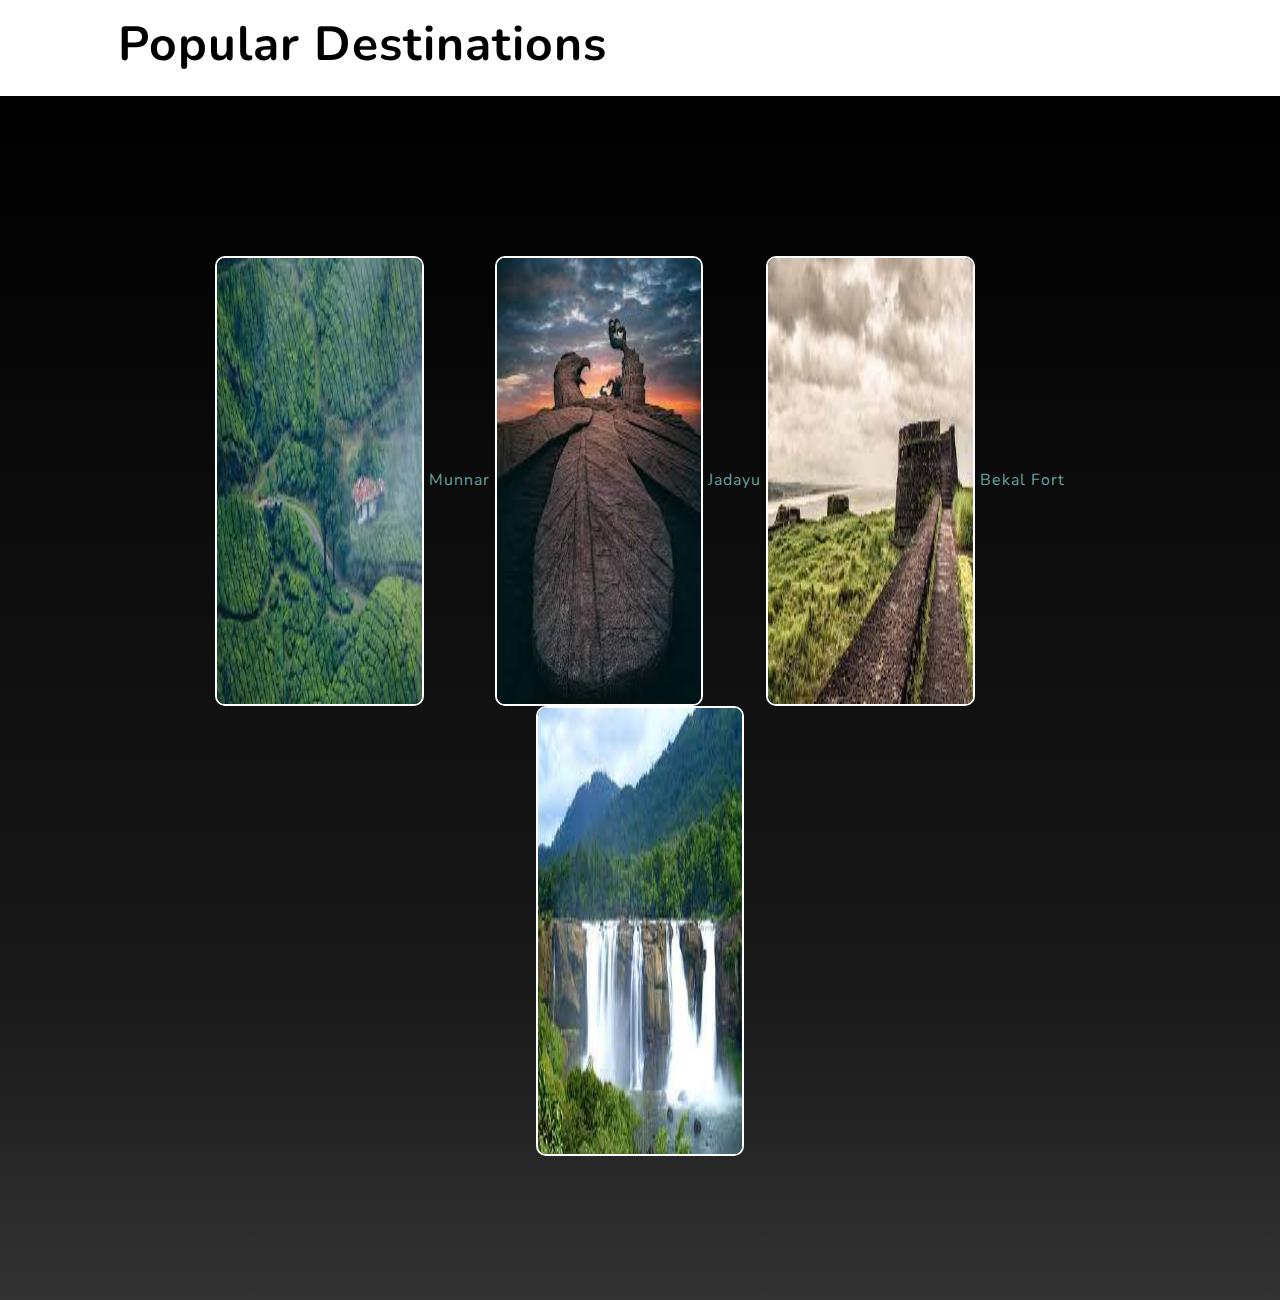
<file: index.html>
<html>
    <head>
        <title>Home</title>
        <link href="https://fonts.googleapis.com/css?family=Varela+Round" rel="stylesheet" />
    <link
        href="https://fonts.googleapis.com/css?family=Nunito:200,200i,300,300i,400,400i,600,600i,700,700i,800,800i,900,900i"
        rel="stylesheet" />
        <link rel="stylesheet" href="https://cdnjs.cloudflare.com/ajax/libs/font-awesome/4.7.0/css/font-awesome.min.css">

    <link href="styles.css" rel="stylesheet" />

   <style>
    .himg{
        border-radius: 10px;
        border: 2px solid white;
        width:20%;
        height: 50%;
        transition: scale;
        transition-duration: 0.3s;
        transition-delay: 0.1s;
        transition-timing-function: linear;
    }
    .himg:hover{
        scale:1.4;

    }
    a{
        text-decoration: none;
    }
    th{
        font-size: 2rem;
        color: white;
    }
   </style>

    </head>
    <body>
        <!-- Navigation-->
    
    <nav class="navbar navbar-expand-lg navbar-light fixed-top" id="mainNav">
        <div class="container px-4 px-lg-5">
            <a class="navbar-brand" href="index.html" style="color: black;font-size: 3rem;">Popular Destinations</a>
        </div>
    </nav>
    <br><br><br><br>

    <section class="text-center about-section">
        <div class="container px-4 px-lg-5">
           <a href="munnar.html"> <img src="munnar.jpg" alt="" class="himg">
            Munnar
        </a>
            <a href="jadayu.html"><img src="jhpic.jpg" alt="" class="himg">
                Jadayu
            </a>

           <a href="bekal.html"><img src="bekal.jpg" alt="" class="himg">
            Bekal Fort
        </a> 
            <a href="athira.html"><img src="apic.jpg" alt="" class="himg">
               
            </a>
            <br>
            
            <br><br><br><br><br><br>
        </div>
        
    </section>



        <script src="https://cdn.jsdelivr.net/npm/bootstrap@5.1.3/dist/js/bootstrap.bundle.min.js"></script>

        <script src="scripts.js"></script>
    
        <script src="https://cdn.startbootstrap.com/sb-forms-latest.js"></script>
    </body>
</html>
</file>
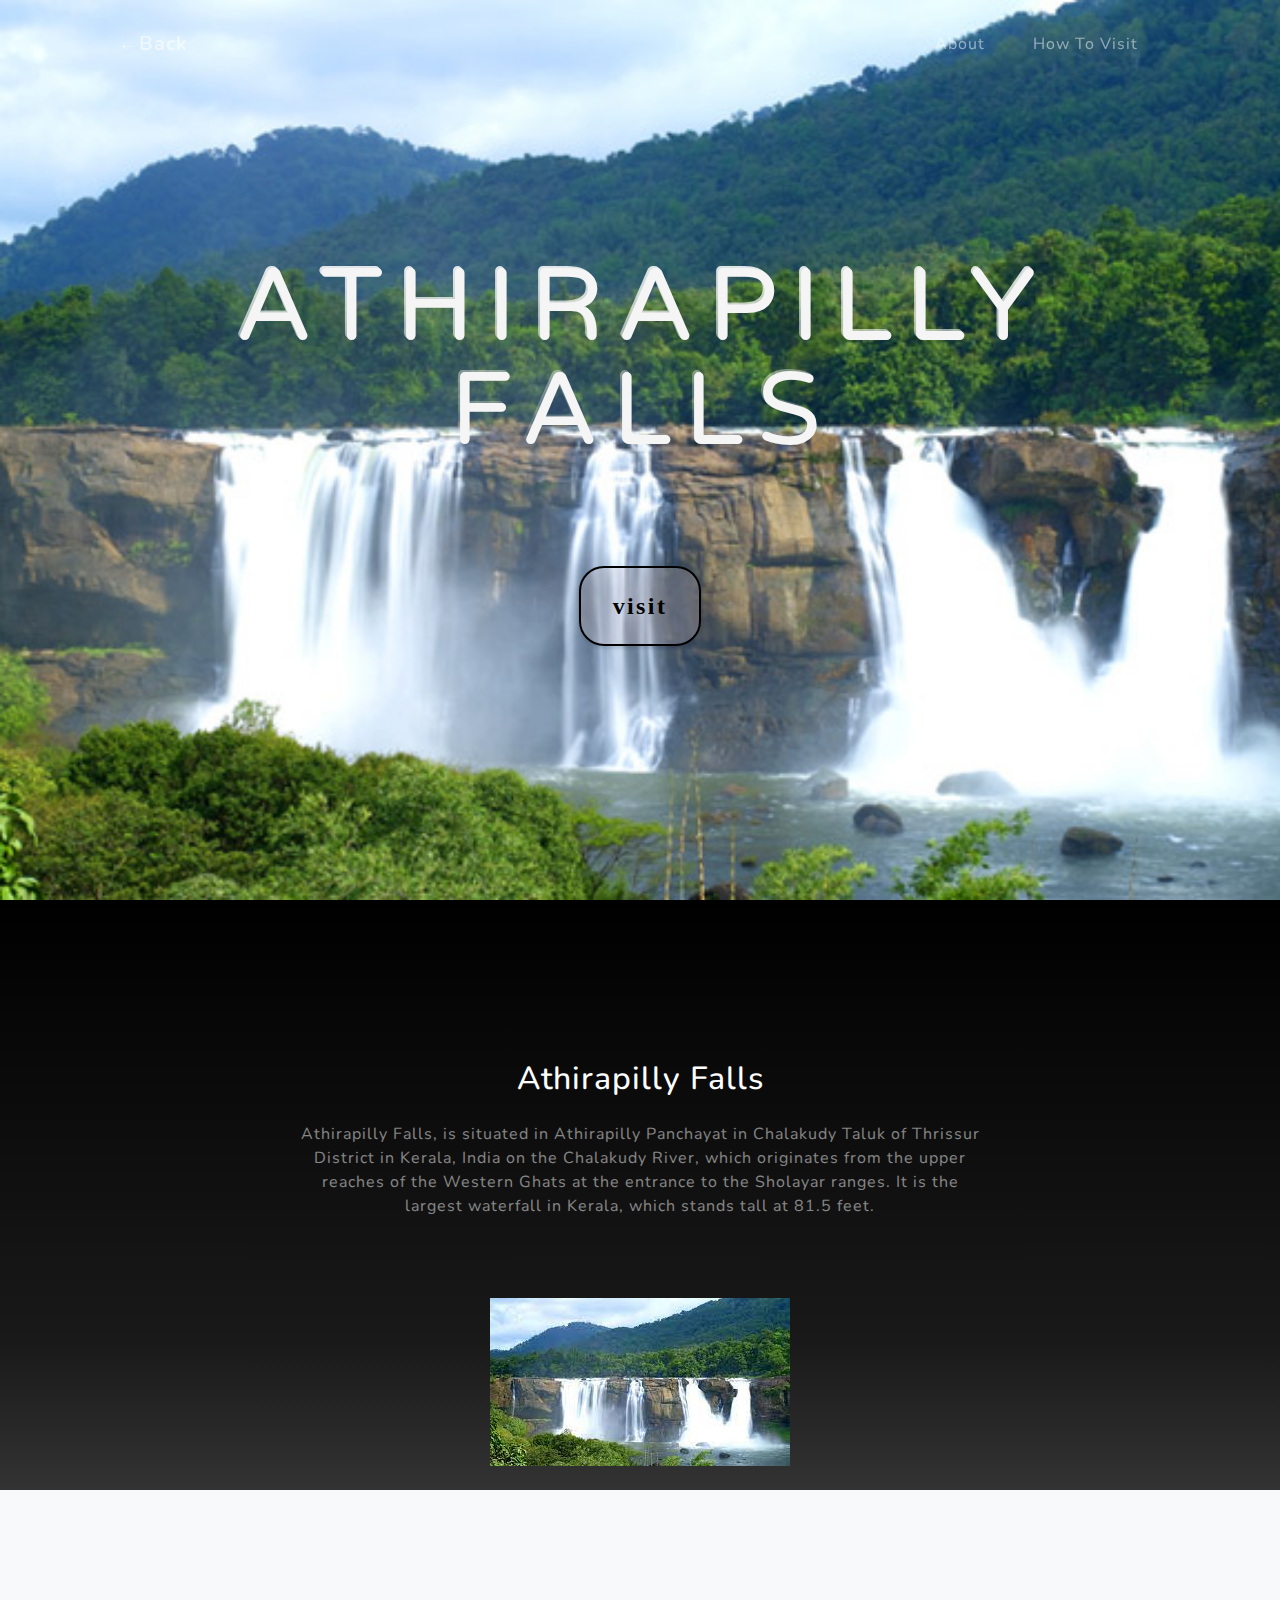
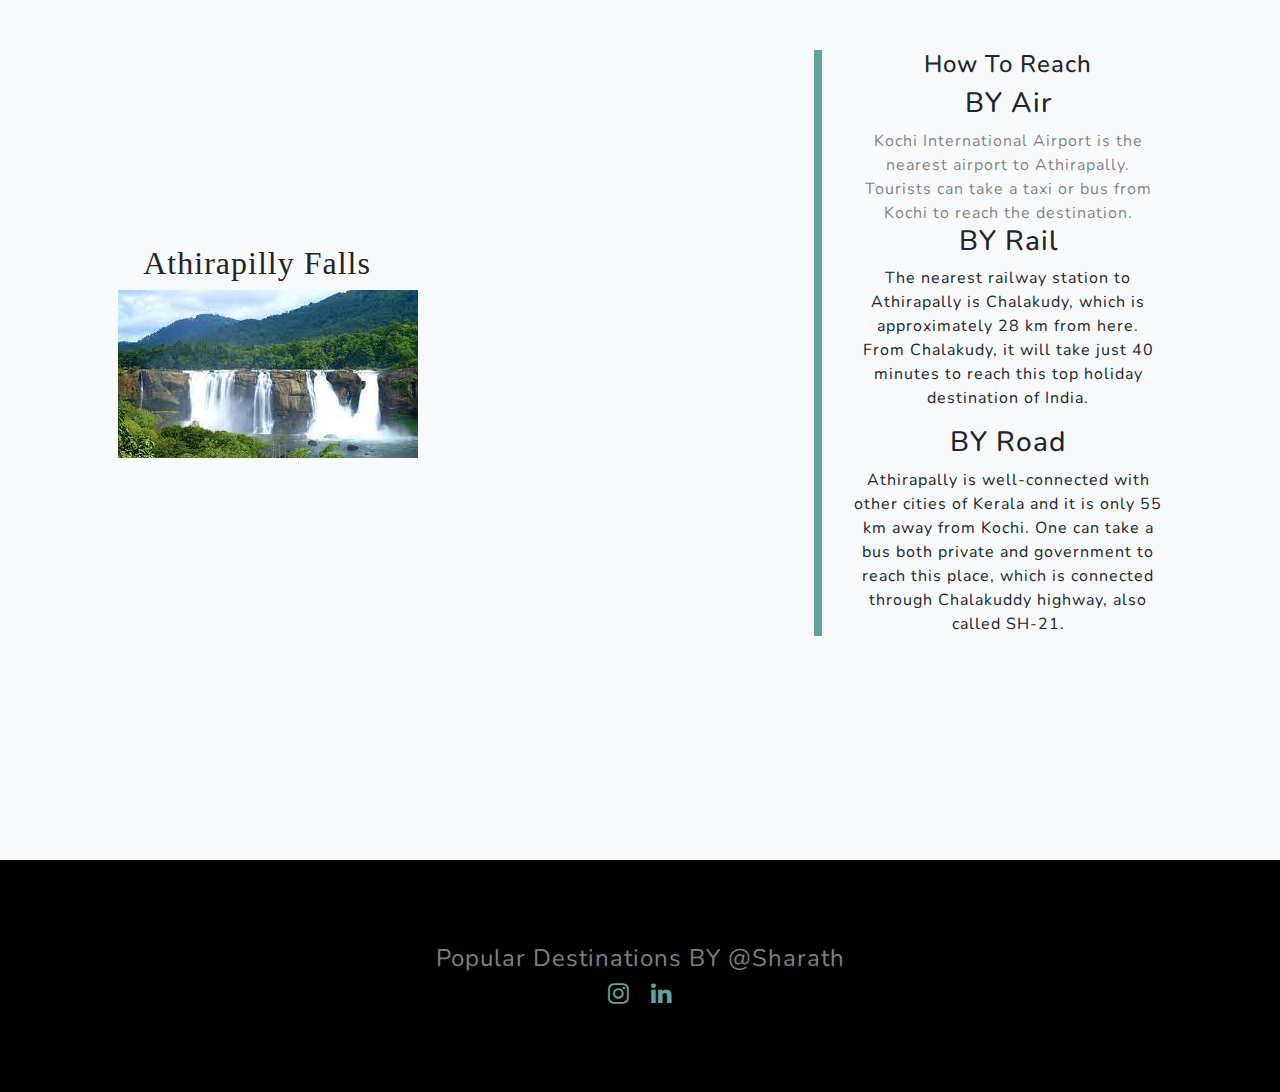
<file: athira.html>
<!DOCTYPE html>
<html lang="en">

<head>
    <title> Athirapilly Falls</title>
    <link href="https://fonts.googleapis.com/css?family=Varela+Round" rel="stylesheet" />
    <link
        href="https://fonts.googleapis.com/css?family=Nunito:200,200i,300,300i,400,400i,600,600i,700,700i,800,800i,900,900i"
        rel="stylesheet" />
    <link rel="stylesheet" href="https://cdnjs.cloudflare.com/ajax/libs/font-awesome/4.7.0/css/font-awesome.min.css">

    <link href="styles.css" rel="stylesheet" />
</head>

<body id="page-top">
    <!-- Navigation-->
    <nav class="navbar navbar-expand-lg navbar-light fixed-top" id="mainNav">
        <div class="container px-4 px-lg-5">
            <a class="navbar-brand" href="index.html">&larr;Back </a>
            <button class="navbar-toggler navbar-toggler-right" type="button" data-bs-toggle="collapse"
                data-bs-target="#navbarResponsive" aria-controls="navbarResponsive" aria-expanded="false"
                aria-label="Toggle navigation">
                Menu
                <i class="fas fa-bars"></i>
            </button>
            <div class="collapse navbar-collapse" id="navbarResponsive">
                <ul class="navbar-nav ms-auto">
                    <li class="nav-item"><a class="nav-link" href="#about">About</a></li>
                    <li class="nav-item"><a class="nav-link" href="#visit">How To Visit</a></li>

                </ul>
            </div>
        </div>
    </nav>
    <!-- Masthead-->
    <header class="masthead" style="background-image: url(athira.jpg);">
        <div class="container px-4 px-lg-5 d-flex h-100 align-items-center justify-content-center">
            <div class="d-flex justify-content-center">
                <div class="text-center">
                    <h1 class="mx-auto  text-uppercase" style="text-shadow: 2px 2px whitesmoke;">Athirapilly Falls</h1>
                    <br><br><br><br>
                    <a class="btn btn-primary text-lowercase" href="#about"
                        style="size: 2rem; font-family: cursive;font-size: 1.5rem;font-weight: 600;background-color: rgba(213, 191, 191, 0.251);border: 2px solid black;border-radius: 25px;color: black;">Visit</a>
                </div>
            </div>
        </div>
    </header>
    <!-- About-->
    <section class="about-section text-center" id="about">
        <div class="container px-4 px-lg-5">
            <div class="row gx-4 gx-lg-5 justify-content-center">
                <div class="col-lg-8">
                    <h2 class="text-white mb-4"> Athirapilly Falls</h2>
                    <p class="text-white-50">
                        Athirapilly Falls, is situated in Athirapilly Panchayat in Chalakudy Taluk of Thrissur District
                        in Kerala, India on the Chalakudy River, which originates from the upper reaches of the Western
                        Ghats at the entrance to the Sholayar ranges. It is the largest waterfall in Kerala, which
                        stands
                        tall at 81.5 feet.
                    </p>
                </div>
            </div>
            <img class="img-fluid" src="apic.jpg" alt="" />
            <br><br>
        </div>
    </section>
    <!-- visit-->
    <section class="projects-section bg-light" id="visit">
        <div class="container px-4 px-lg-5">
            <!-- Featured Project Row-->
            <div class="row gx-0 mb-4 mb-lg-5 align-items-center">

                <div class="col-xl-8 col-lg-7">
                    <h2 style="font-family: cursive;">&nbsp;&nbsp; Athirapilly Falls</h2>
                    <img class="img-fluid mb-3 mb-lg-0" src="apic.jpg" alt="" />
                </div>
                <div class="col-xl-4 col-lg-5">
                    <div class="featured-text text-center text-lg-left">
                        <h4>How To Reach</h4>
                        <h3>BY Air</h3>
                        <p class="text-black-50 mb-0">Kochi International Airport is the nearest airport to Athirapally.
                            Tourists can take a taxi or bus from Kochi to reach the destination.</p>
                        <h3>BY Rail</h3>
                        <p>
                            The nearest railway station to Athirapally is Chalakudy, which is approximately 28 km from
                            here. From Chalakudy, it will take just 40 minutes to reach this top holiday destination of
                            India.
                        </p>
                        <h3>BY Road</h3>
                        <p>Athirapally is well-connected with other cities of Kerala and it is only 55 km away from
                            Kochi. One can take a bus both private and government
                            to reach this place, which is connected through Chalakuddy highway, also called SH-21.</p>
                    </div>
                </div>
            </div>

        </div>
    </section>

    <!-- Footer-->
    <footer class="footer bg-black small text-center text-white-50" style="height: 20%;">
        <div class="container px-4 px-lg-5" style="font-size: 1.5rem;">
            Popular Destinations BY @Sharath <br>

            <a href="https://instagram.com/shah_rath_?igshid=ZDdkNTZiNTM=" style="text-decoration: none;">
                <li class="fa fa-instagram"></li>
            </a>
            &nbsp;
            <a href="https://www.linkedin.com/in/sharath-chandran-t-5ba583254" style="text-decoration: none;">
                <li class="fa fa-linkedin"></li>
            </a>
        </div>
    </footer>

    <script src="https://cdn.jsdelivr.net/npm/bootstrap@5.1.3/dist/js/bootstrap.bundle.min.js"></script>

    <script src="scripts.js"></script>

    <script src="https://cdn.startbootstrap.com/sb-forms-latest.js"></script>
</body>

</html>
</file>
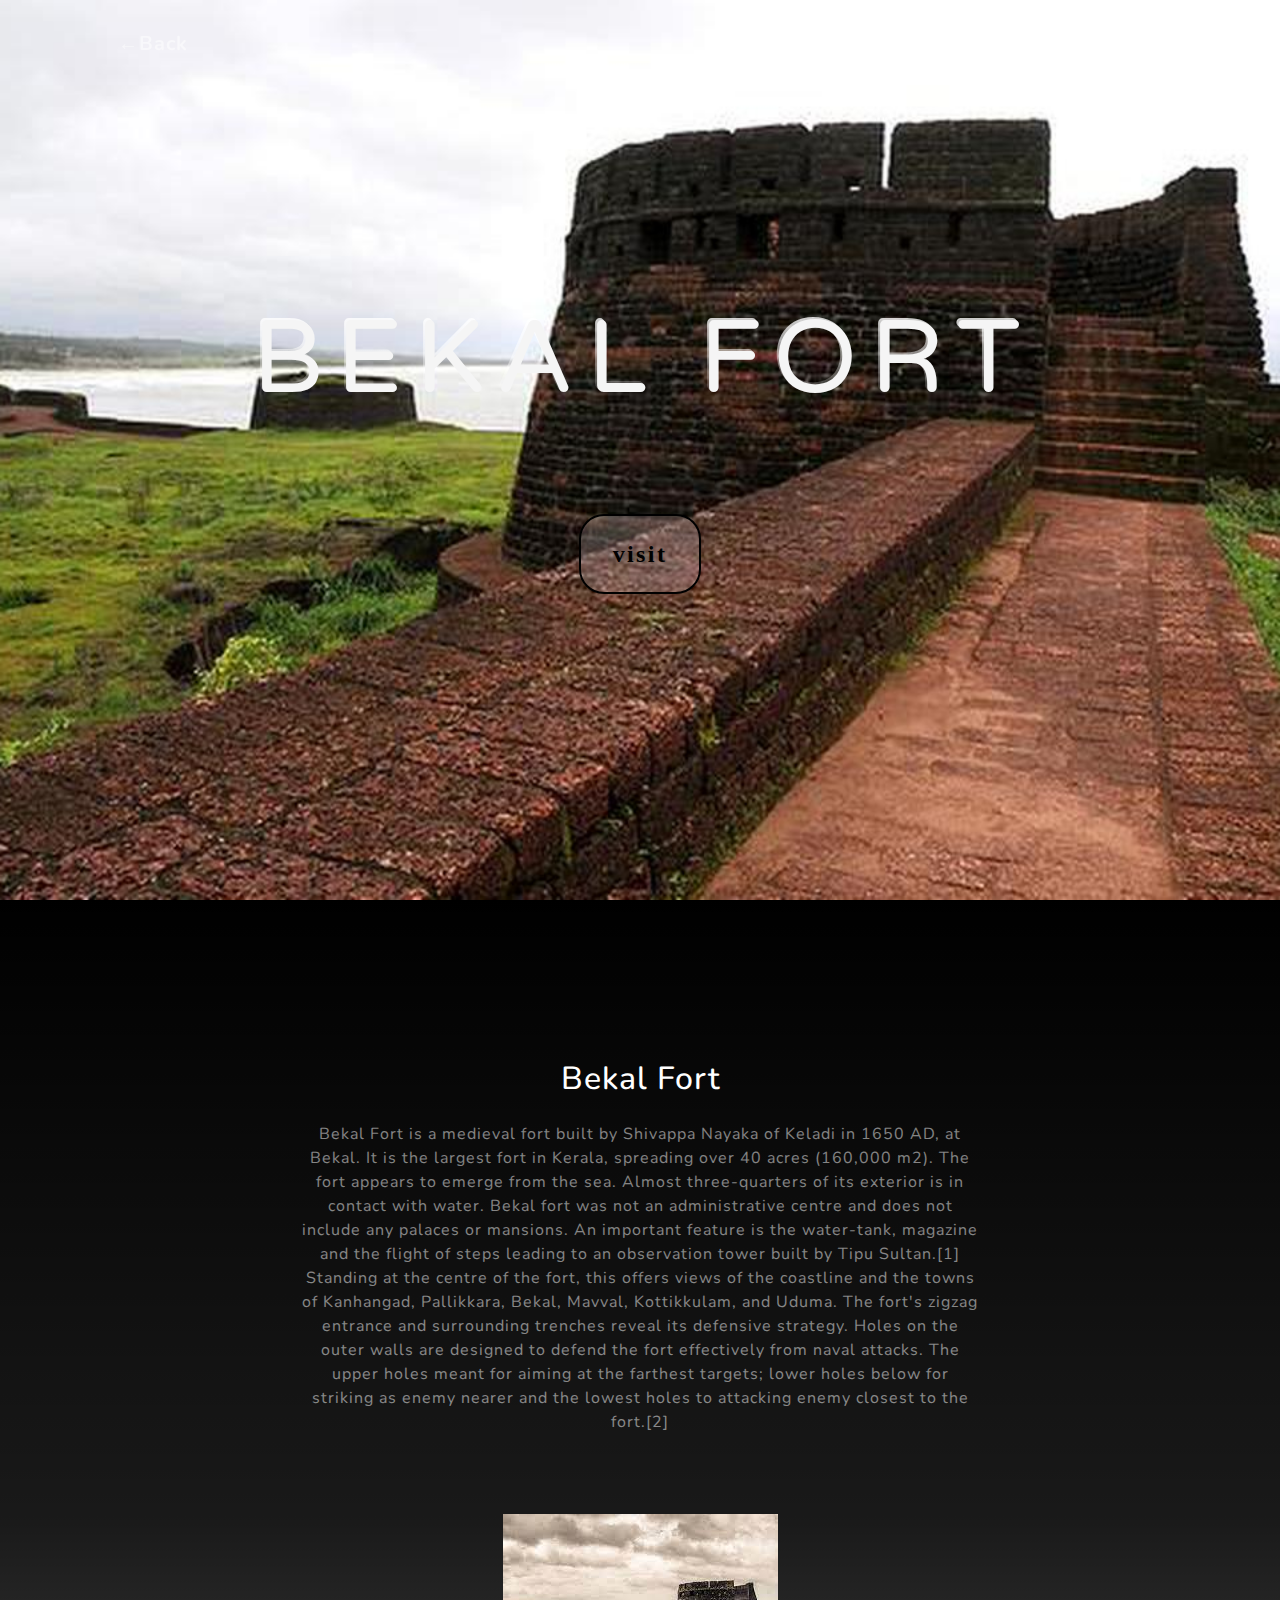
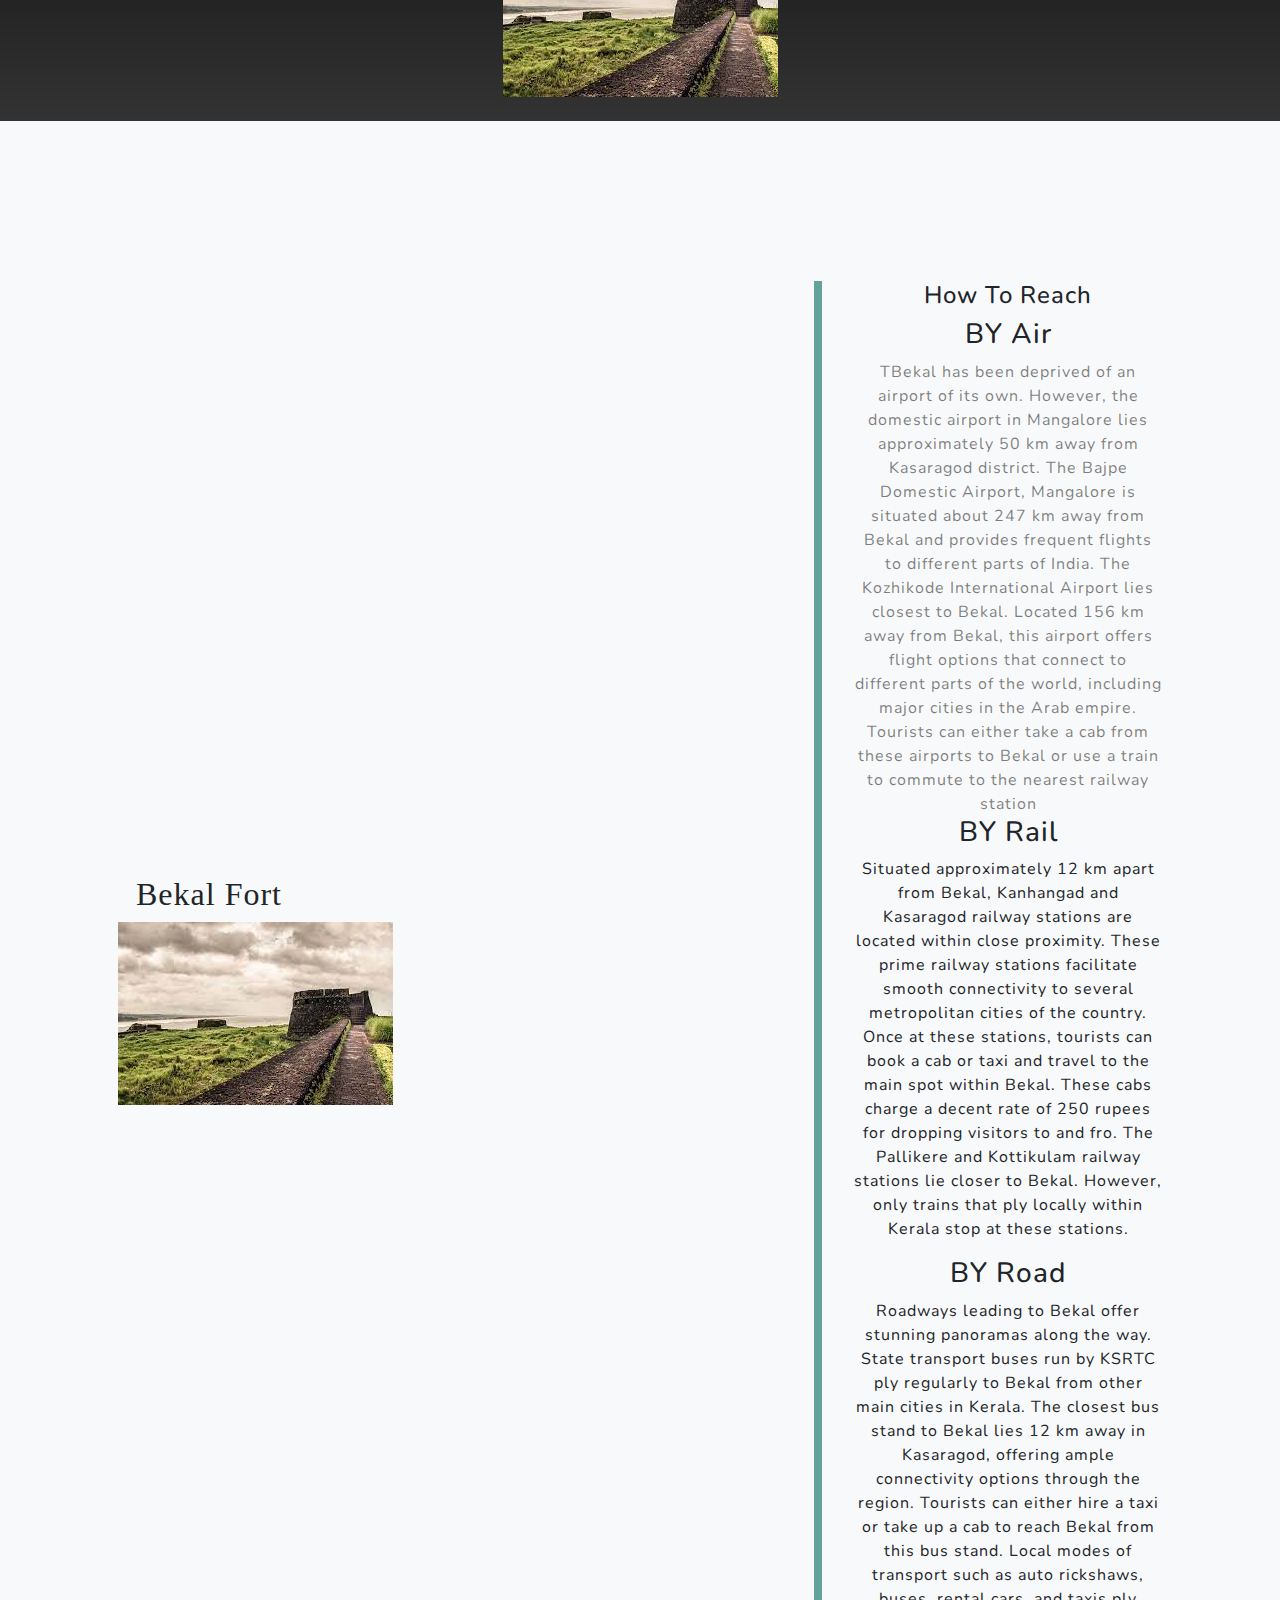
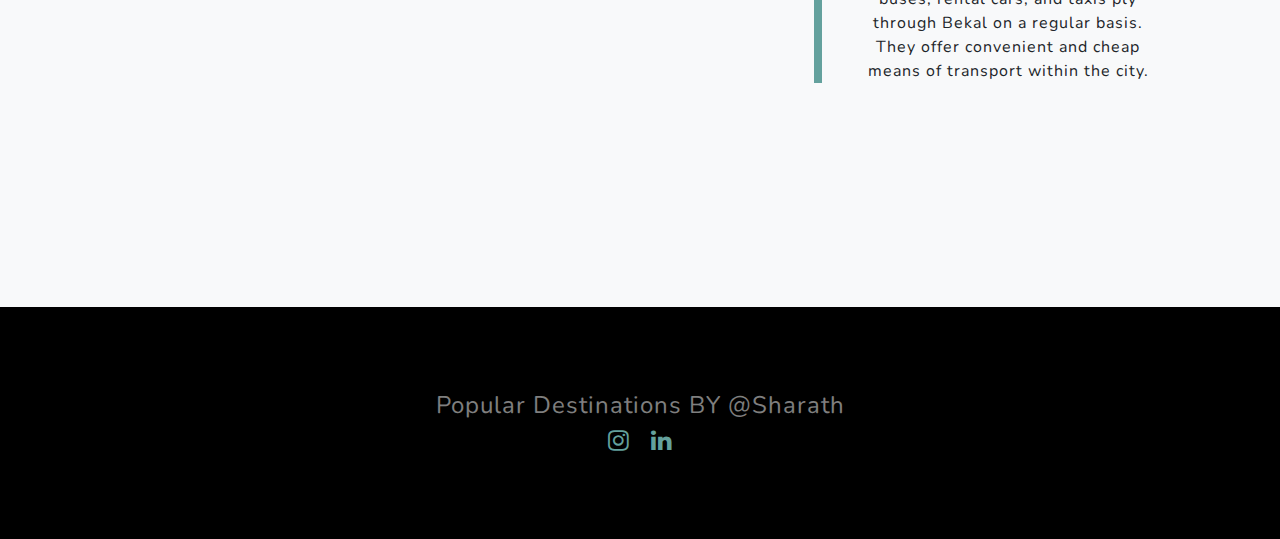
<file: bekal.html>
<!DOCTYPE html>
<html lang="en">

<head>
    <title>Bekal Fort</title>
    <link href="https://fonts.googleapis.com/css?family=Varela+Round" rel="stylesheet" />
    <link
        href="https://fonts.googleapis.com/css?family=Nunito:200,200i,300,300i,400,400i,600,600i,700,700i,800,800i,900,900i"
        rel="stylesheet" />
        <link rel="stylesheet" href="https://cdnjs.cloudflare.com/ajax/libs/font-awesome/4.7.0/css/font-awesome.min.css">

    <link href="styles.css" rel="stylesheet" />
</head>

<body id="page-top">
    <!-- Navigation-->
    <nav class="navbar navbar-expand-lg navbar-light fixed-top" id="mainNav">
        <div class="container px-4 px-lg-5">
            <a class="navbar-brand" href="index.html">&larr;Back </a>
                    <button class="navbar-toggler navbar-toggler-right" type="button" data-bs-toggle="collapse"
                        data-bs-target="#navbarResponsive" aria-controls="navbarResponsive" aria-expanded="false"
                        aria-label="Toggle navigation">
                        Menu
                        <i class="fas fa-bars"></i>
                    </button>
                    <div class="collapse navbar-collapse" id="navbarResponsive">
                        <ul class="navbar-nav ms-auto">
                            <li class="nav-item"><a class="nav-link" href="#about">About</a></li>
                            <li class="nav-item"><a class="nav-link" href="#visit">How To Visit</a></li>

                        </ul>
                    </div>
        </div>
    </nav>
    <!-- Masthead-->
    <header class="masthead" style="background-image: url(bekal2.jpg);">
        <div class="container px-4 px-lg-5 d-flex h-100 align-items-center justify-content-center">
            <div class="d-flex justify-content-center">
                <div class="text-center">
                    <h1 class="mx-auto  text-uppercase" style="text-shadow: 2px 2px whitesmoke;">Bekal Fort</h1>
                    <br><br><br><br>
                    <a class="btn btn-primary text-lowercase" href="#about"
                        style="size: 2rem; font-family: cursive;font-size: 1.5rem;font-weight: 600;background-color: rgba(213, 191, 191, 0.251);border: 2px solid black;border-radius: 25px;color: black;">Visit</a>
                </div>
            </div>
        </div>
    </header>
    <!-- About-->
    <section class="about-section text-center" id="about">
        <div class="container px-4 px-lg-5">
            <div class="row gx-4 gx-lg-5 justify-content-center">
                <div class="col-lg-8">
                    <h2 class="text-white mb-4">Bekal Fort</h2>
                    <p class="text-white-50">
                        Bekal Fort is a medieval fort built by Shivappa Nayaka of Keladi in 1650 AD, at Bekal. It is the largest fort in Kerala, spreading over 40 acres (160,000 m2).
                        The fort appears to emerge from the sea. Almost three-quarters of its exterior is in contact with water. Bekal fort was not an administrative centre and does not include any palaces or mansions.

An important feature is the water-tank, magazine and the flight of steps leading to an observation tower built by Tipu Sultan.[1] Standing at the centre of the fort, this offers views of the coastline and the towns of Kanhangad, Pallikkara, Bekal, Mavval, Kottikkulam, and Uduma.

The fort's zigzag entrance and surrounding trenches reveal its defensive strategy. Holes on the outer walls are designed to defend the fort effectively from naval attacks. The upper holes meant for aiming at the farthest targets; lower holes below for striking as enemy nearer and the lowest holes to attacking enemy closest to the fort.[2]
                    </p>
                </div>
            </div>
            <img class="img-fluid" src="bekal.jpg" alt="" />
            <br><br>
        </div>
    </section>
    <!-- visit-->
    <section class="projects-section bg-light" id="visit">
        <div class="container px-4 px-lg-5">
            <!-- Featured Project Row-->
            <div class="row gx-0 mb-4 mb-lg-5 align-items-center">

                <div class="col-xl-8 col-lg-7">
                    <h2 style="font-family: cursive;">&nbsp;&nbsp;Bekal Fort</h2>
                    <img class="img-fluid mb-3 mb-lg-0" src="bekal.jpg" alt="" />
                </div>
                <div class="col-xl-4 col-lg-5">
                    <div class="featured-text text-center text-lg-left">
                        <h4>How To Reach</h4>
                        <h3>BY Air</h3>
                        <p class="text-black-50 mb-0">TBekal has been deprived of an airport of its own. However, 
                            the domestic airport in Mangalore lies approximately 50 km away from Kasaragod district. 
                            The Bajpe Domestic Airport, Mangalore is situated about 247 km away from Bekal and provides
                             frequent flights to different parts of India. The Kozhikode International Airport lies closest 
                             to Bekal. Located 156 km away from Bekal, this airport offers flight options that connect to 
                             different parts of the world, including major cities in the Arab empire. Tourists can either 
                             take a cab from these airports to Bekal or use a train to commute to the nearest railway station</p>
                        <h3>BY Rail</h3>
                        <p>
                            Situated approximately 12 km apart from Bekal, Kanhangad and Kasaragod railway stations are 
                            located within close proximity. These prime railway stations facilitate smooth connectivity 
                            to several metropolitan cities of the country. Once at these stations, tourists can book a 
                            cab or taxi and travel to the main spot within Bekal. These cabs charge a decent rate of 250 
                            rupees for dropping visitors to and fro. The Pallikere and Kottikulam railway stations lie closer 
                            to Bekal. However, only trains that ply locally within Kerala stop at these stations.
                        </p>
                        <h3>BY Road</h3>
                        <p>Roadways leading to Bekal offer stunning panoramas along the way. 
                            State transport buses run by KSRTC ply regularly to Bekal from other 
                            main cities in Kerala. The closest bus stand to Bekal lies 12 km away in Kasaragod, 
                            offering ample connectivity options through the region. Tourists can either hire a taxi
                             or take up a cab to reach Bekal from this bus stand. Local modes of transport such as auto rickshaws,
                              buses, rental cars, and taxis ply through Bekal on a regular basis. They offer convenient and cheap 
                              means of transport within the city.</p>
                    </div>
                </div>
            </div>

        </div>
    </section>

    <!-- Footer-->
    <footer class="footer bg-black small text-center text-white-50" style="height: 20%;">
        <div class="container px-4 px-lg-5" style="font-size: 1.5rem;">
            Popular Destinations BY @Sharath <br>

            <a href="https://instagram.com/shah_rath_?igshid=ZDdkNTZiNTM=" style="text-decoration: none;"><li class="fa fa-instagram"></li></a>
            &nbsp;
            <a href="https://www.linkedin.com/in/sharath-chandran-t-5ba583254" style="text-decoration: none;"><li class="fa fa-linkedin"></li></a>
        </div>
    </footer>

    <script src="https://cdn.jsdelivr.net/npm/bootstrap@5.1.3/dist/js/bootstrap.bundle.min.js"></script>

    <script src="scripts.js"></script>

    <script src="https://cdn.startbootstrap.com/sb-forms-latest.js"></script>
</body>

</html>
</file>
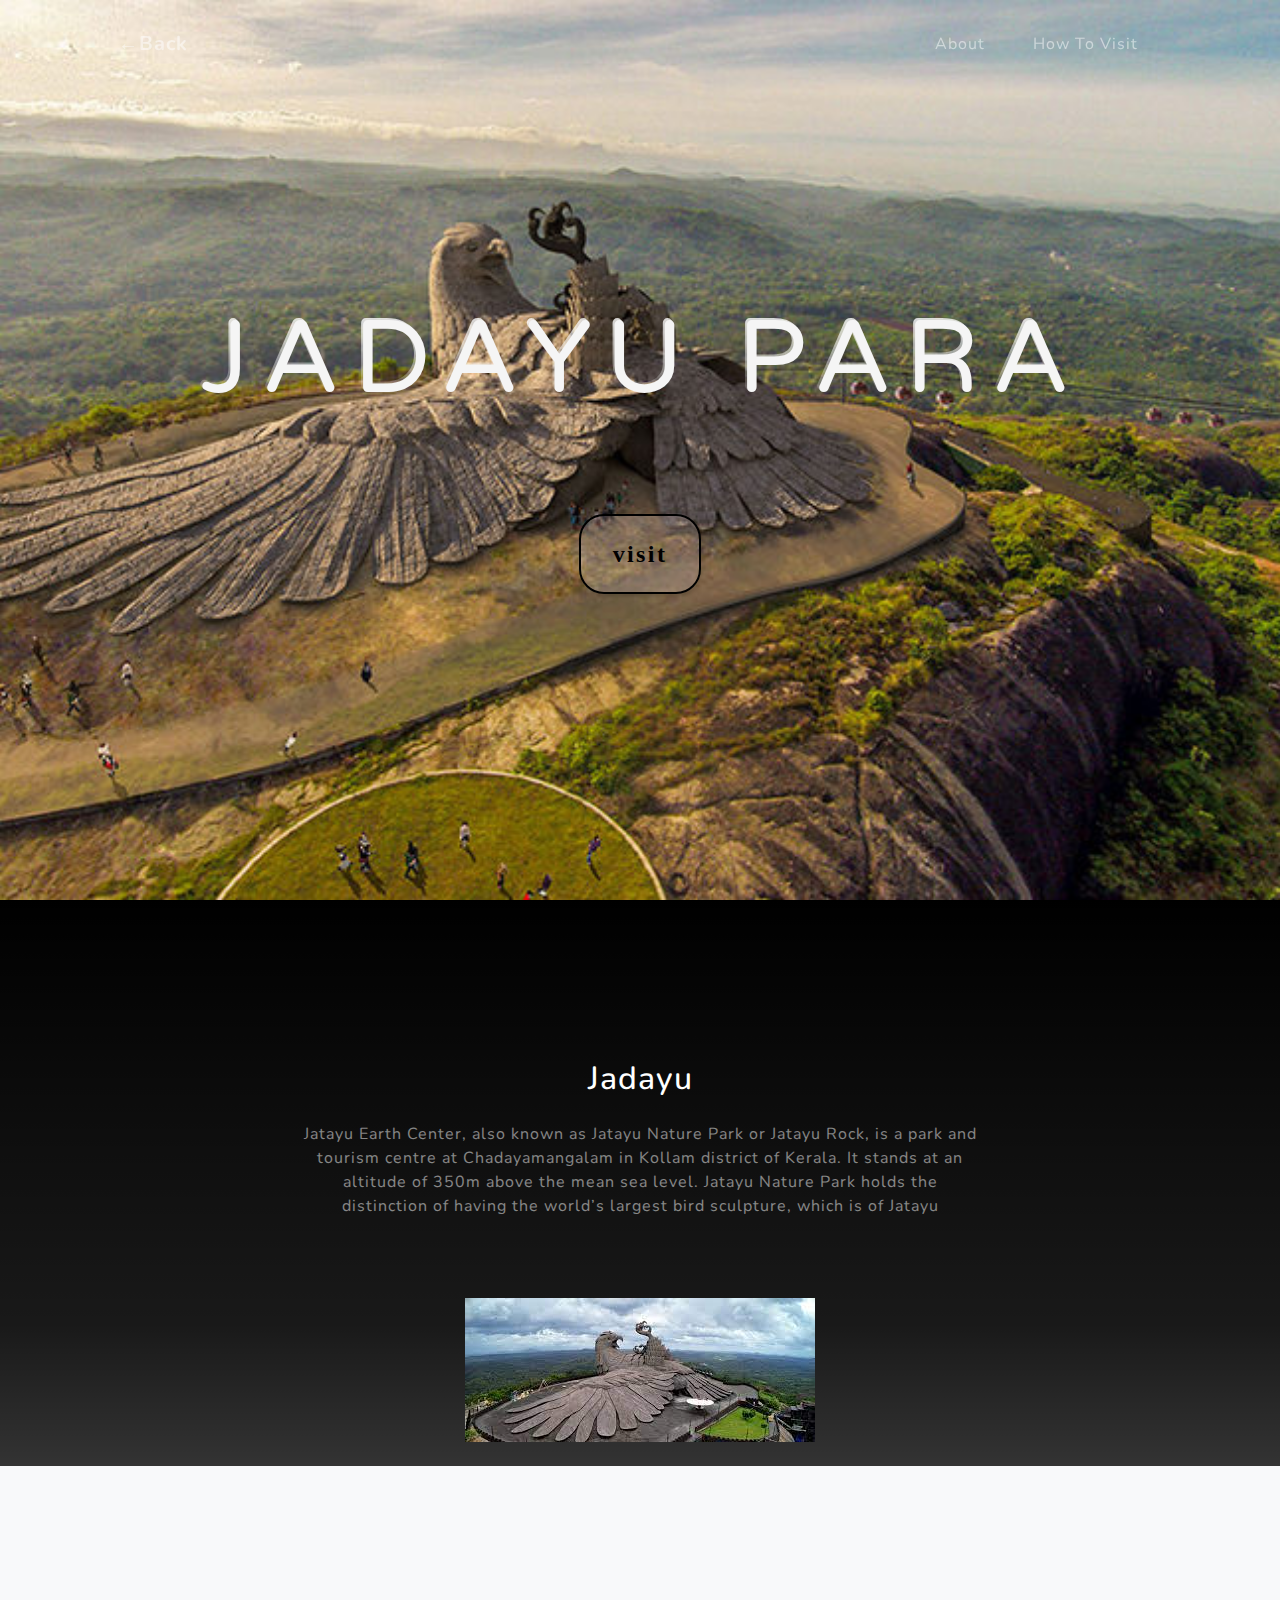
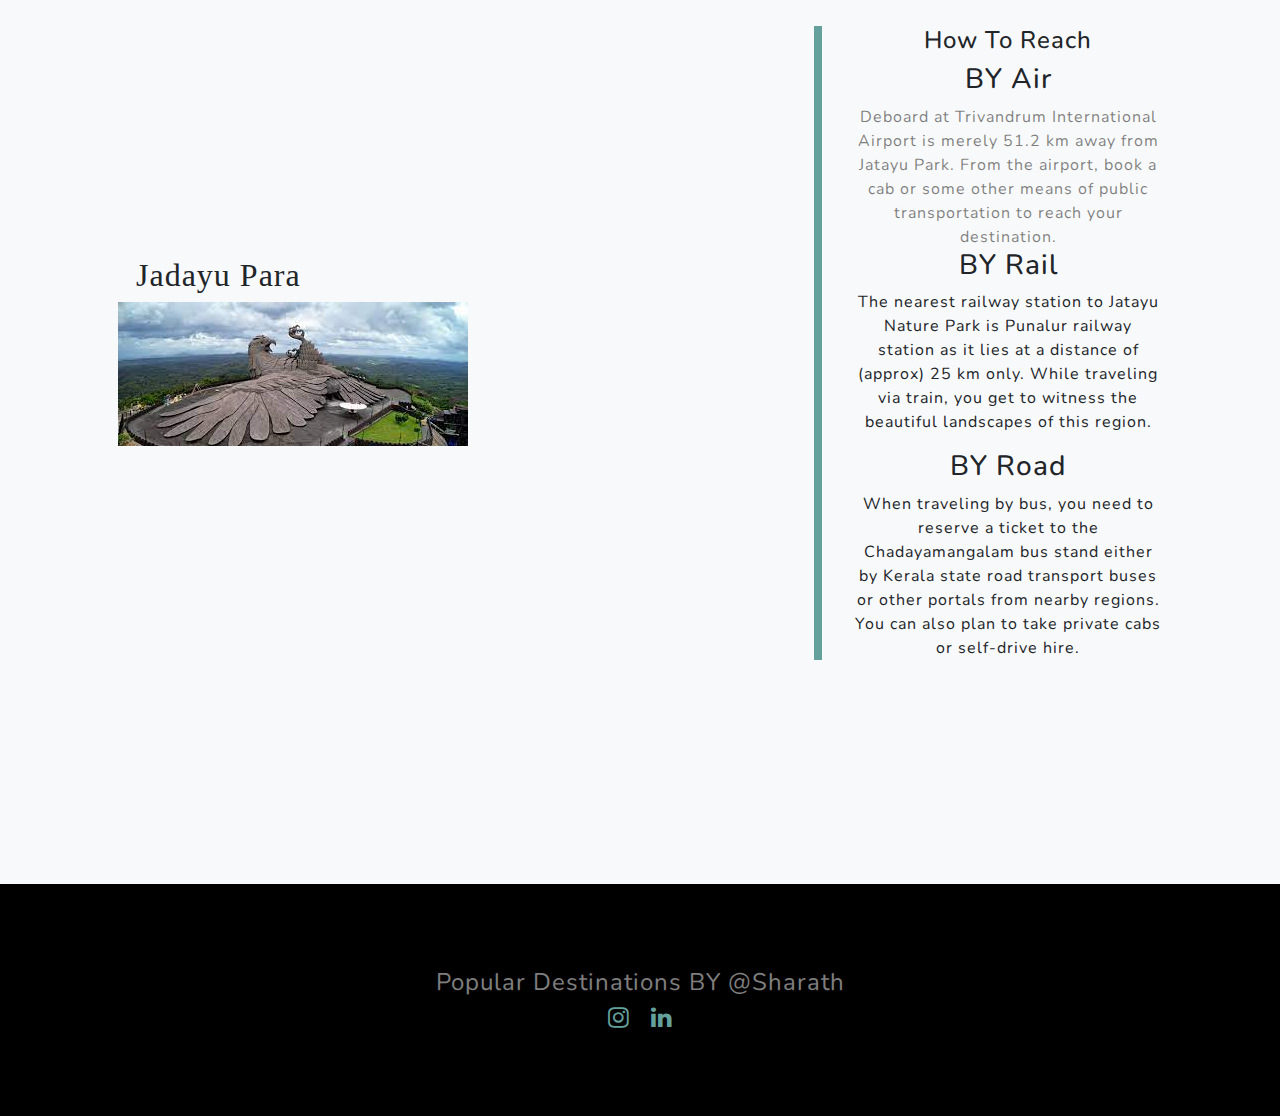
<file: jadayu.html>
<!DOCTYPE html>
<html lang="en">

<head>
    <title>Jadayu Para</title>
    <link href="https://fonts.googleapis.com/css?family=Varela+Round" rel="stylesheet" />
    <link
        href="https://fonts.googleapis.com/css?family=Nunito:200,200i,300,300i,400,400i,600,600i,700,700i,800,800i,900,900i"
        rel="stylesheet" />
        <link rel="stylesheet" href="https://cdnjs.cloudflare.com/ajax/libs/font-awesome/4.7.0/css/font-awesome.min.css">

    <link href="styles.css" rel="stylesheet" />
</head>

<body id="page-top">
    <!-- Navigation-->
    <nav class="navbar navbar-expand-lg navbar-light fixed-top" id="mainNav">
        <div class="container px-4 px-lg-5">
            <a class="navbar-brand" href="index.html">&larr;Back </a>
                    <button class="navbar-toggler navbar-toggler-right" type="button" data-bs-toggle="collapse"
                        data-bs-target="#navbarResponsive" aria-controls="navbarResponsive" aria-expanded="false"
                        aria-label="Toggle navigation">
                        Menu
                        <i class="fas fa-bars"></i>
                    </button>
                    <div class="collapse navbar-collapse" id="navbarResponsive">
                        <ul class="navbar-nav ms-auto">
                            <li class="nav-item"><a class="nav-link" href="#about">About</a></li>
                            <li class="nav-item"><a class="nav-link" href="#visit">How To Visit</a></li>

                        </ul>
                    </div>
        </div>
    </nav>
    <!-- Masthead-->
    <header class="masthead" style="background-image: url(jadayu.jpg);">
        <div class="container px-4 px-lg-5 d-flex h-100 align-items-center justify-content-center">
            <div class="d-flex justify-content-center">
                <div class="text-center">
                    <h1 class="mx-auto  text-uppercase" style="text-shadow: 2px 2px whitesmoke;">Jadayu Para</h1>
                    <br><br><br><br>
                    <a class="btn btn-primary text-lowercase" href="#about"
                        style="size: 2rem; font-family: cursive;font-size: 1.5rem;font-weight: 600;background-color: rgba(213, 191, 191, 0.251);border: 2px solid black;border-radius: 25px;color: black;">Visit</a>
                </div>
            </div>
        </div>
    </header>
    <!-- About-->
    <section class="about-section text-center" id="about">
        <div class="container px-4 px-lg-5">
            <div class="row gx-4 gx-lg-5 justify-content-center">
                <div class="col-lg-8">
                    <h2 class="text-white mb-4">Jadayu</h2>
                    <p class="text-white-50">
                        Jatayu Earth Center, also known as Jatayu Nature Park or Jatayu Rock, is a park and tourism centre at 
                        Chadayamangalam in Kollam district of Kerala. It stands at an altitude of 350m above the mean sea level. 
                        Jatayu Nature Park holds the distinction of having the world’s largest bird sculpture, which is of Jatayu
                    </p>
                </div>
            </div>
            <img class="img-fluid" src="jpic.jpg" alt="" />
            <br><br>
        </div>
    </section>
    <!-- visit-->
    <section class="projects-section bg-light" id="visit">
        <div class="container px-4 px-lg-5">
            <!-- Featured Project Row-->
            <div class="row gx-0 mb-4 mb-lg-5 align-items-center">

                <div class="col-xl-8 col-lg-7">
                    <h2 style="font-family: cursive;">&nbsp;&nbsp;Jadayu Para</h2>
                    <img class="img-fluid mb-3 mb-lg-0" src="jpic.jpg" alt="" />
                </div>
                <div class="col-xl-4 col-lg-5">
                    <div class="featured-text text-center text-lg-left">
                        <h4>How To Reach</h4>
                        <h3>BY Air</h3>
                        <p class="text-black-50 mb-0">Deboard at Trivandrum International Airport is merely 51.2 km away from Jatayu Park. From the airport, book a cab or some other means of public transportation to reach your destination. </p>
                        <h3>BY Rail</h3>
                        <p>
                            The nearest railway station to Jatayu Nature Park is Punalur railway station as it lies at a distance of (approx) 25 km only. While traveling via train, you get to witness the beautiful landscapes of this region. 
                        </p>
                        <h3>BY Road</h3>
                        <p>When traveling by bus, you need to reserve a ticket to the Chadayamangalam bus stand either by Kerala state road transport buses or other portals from nearby regions. You can also plan to take private cabs or self-drive hire. </p>
                    </div>
                </div>
            </div>

        </div>
    </section>

    <!-- Footer-->
    <footer class="footer bg-black small text-center text-white-50" style="height: 20%;">
        <div class="container px-4 px-lg-5" style="font-size: 1.5rem;">
            Popular Destinations BY @Sharath <br>

            <a href="https://instagram.com/shah_rath_?igshid=ZDdkNTZiNTM=" style="text-decoration: none;"><li class="fa fa-instagram"></li></a>
            &nbsp;
            <a href="https://www.linkedin.com/in/sharath-chandran-t-5ba583254" style="text-decoration: none;"><li class="fa fa-linkedin"></li></a>
        </div>
    </footer>

    <script src="https://cdn.jsdelivr.net/npm/bootstrap@5.1.3/dist/js/bootstrap.bundle.min.js"></script>

    <script src="scripts.js"></script>

    <script src="https://cdn.startbootstrap.com/sb-forms-latest.js"></script>
</body>

</html>
</file>
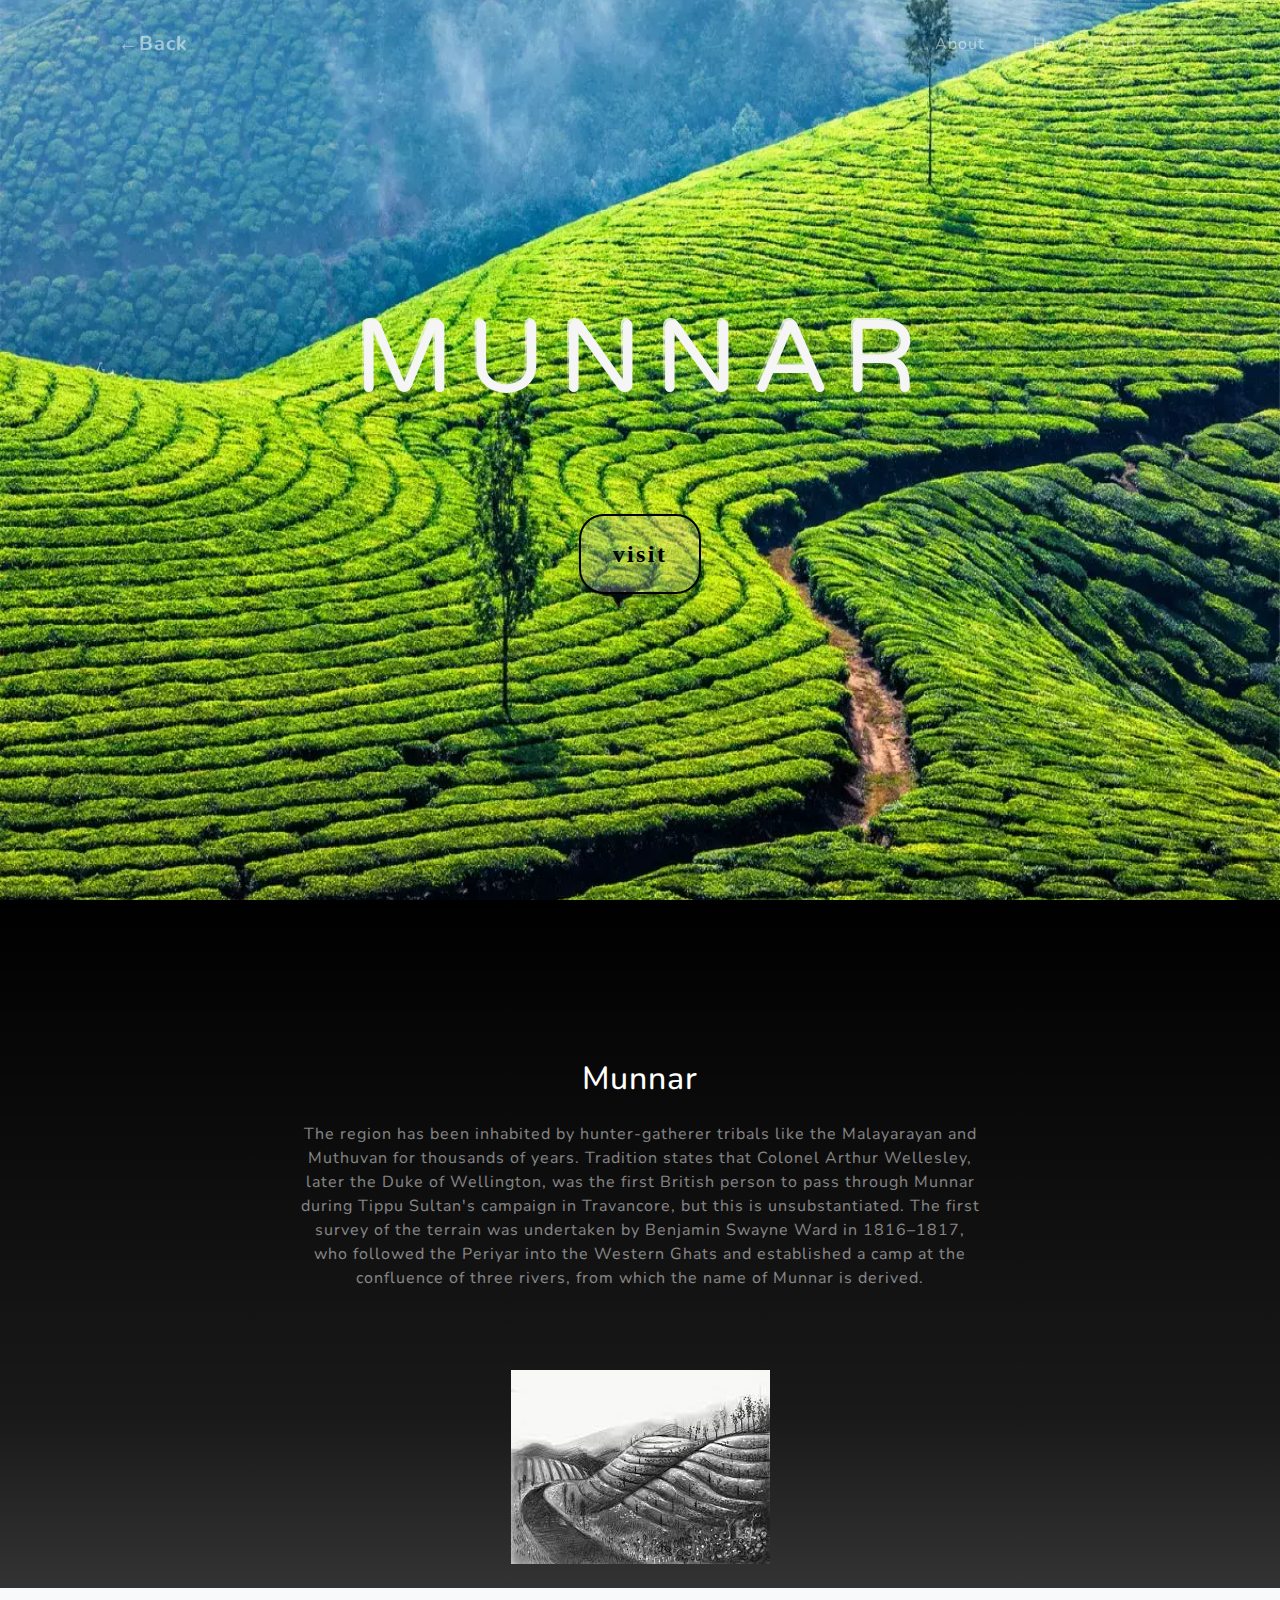
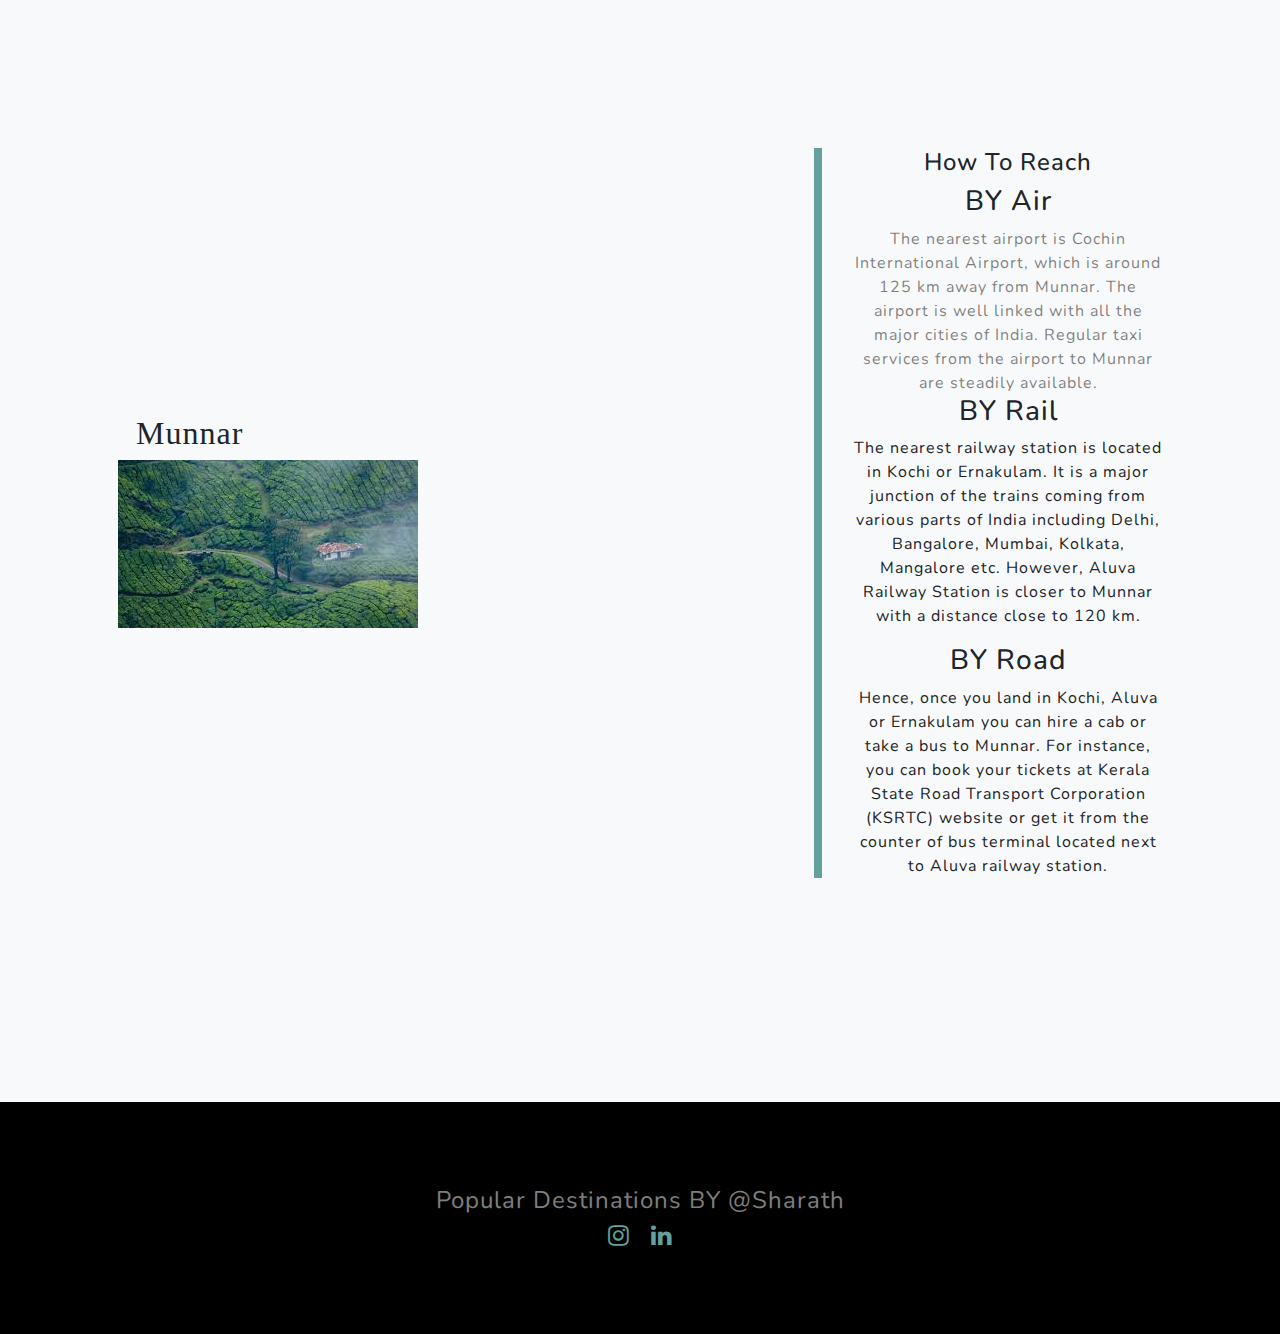
<file: munnar.html>
<!DOCTYPE html>
<html lang="en">

<head>
    <title>Munnar</title>
    <link href="https://fonts.googleapis.com/css?family=Varela+Round" rel="stylesheet" />
    <link
        href="https://fonts.googleapis.com/css?family=Nunito:200,200i,300,300i,400,400i,600,600i,700,700i,800,800i,900,900i"
        rel="stylesheet" />
        <link rel="stylesheet" href="https://cdnjs.cloudflare.com/ajax/libs/font-awesome/4.7.0/css/font-awesome.min.css">

    <link href="styles.css" rel="stylesheet" />
</head>

<body id="page-top">
    <!-- Navigation-->
    <nav class="navbar navbar-expand-lg navbar-light fixed-top" id="mainNav">
        <div class="container px-4 px-lg-5">
            <a class="navbar-brand" href="index.html">&larr;Back </a>
                    <button class="navbar-toggler navbar-toggler-right" type="button" data-bs-toggle="collapse"
                        data-bs-target="#navbarResponsive" aria-controls="navbarResponsive" aria-expanded="false"
                        aria-label="Toggle navigation">
                        Menu
                        <i class="fas fa-bars"></i>
                    </button>
                    <div class="collapse navbar-collapse" id="navbarResponsive">
                        <ul class="navbar-nav ms-auto">
                            <li class="nav-item"><a class="nav-link" href="#about">About</a></li>
                            <li class="nav-item"><a class="nav-link" href="#visit">How To Visit</a></li>

                        </ul>
                    </div>
        </div>
    </nav>
    <!-- Masthead-->
    <header class="masthead" style="background-image: url(munnar1.cms);">
        <div class="container px-4 px-lg-5 d-flex h-100 align-items-center justify-content-center">
            <div class="d-flex justify-content-center">
                <div class="text-center">
                    <h1 class="mx-auto  text-uppercase" style="text-shadow: 2px 2px whitesmoke;">Munnar</h1>
                    <br><br><br><br>
                    <a class="btn btn-primary text-lowercase" href="#about"
                        style="size: 2rem; font-family: cursive;font-size: 1.5rem;font-weight: 600;background-color: rgba(213, 191, 191, 0.251);border: 2px solid black;border-radius: 25px;color: black;">Visit</a>
                </div>
            </div>
        </div>
    </header>
    <!-- About-->
    <section class="about-section text-center" id="about">
        <div class="container px-4 px-lg-5">
            <div class="row gx-4 gx-lg-5 justify-content-center">
                <div class="col-lg-8">
                    <h2 class="text-white mb-4">Munnar</h2>
                    <p class="text-white-50">
                        The region has been inhabited by hunter-gatherer tribals like the Malayarayan and Muthuvan for
                        thousands
                        of years. Tradition states that Colonel Arthur Wellesley, later the Duke of Wellington,
                        was the first British person to pass through Munnar during Tippu Sultan's campaign in
                        Travancore,
                        but this is unsubstantiated. The first survey of the terrain was undertaken by
                        Benjamin Swayne Ward in 1816–1817, who followed the Periyar into the Western Ghats and
                        established a camp at the confluence of three rivers, from which the name of Munnar is derived.
                    </p>
                </div>
            </div>
            <img class="img-fluid" src="mpen.jpg" alt="" />
            <br><br>
        </div>
    </section>
    <!-- visit-->
    <section class="projects-section bg-light" id="visit">
        <div class="container px-4 px-lg-5">
            <!-- Featured Project Row-->
            <div class="row gx-0 mb-4 mb-lg-5 align-items-center">

                <div class="col-xl-8 col-lg-7">
                    <h2 style="font-family: cursive;">&nbsp;&nbsp;Munnar</h2>
                    <img class="img-fluid mb-3 mb-lg-0" src="munnar.jpg" alt="" />
                </div>
                <div class="col-xl-4 col-lg-5">
                    <div class="featured-text text-center text-lg-left">
                        <h4>How To Reach</h4>
                        <h3>BY Air</h3>
                        <p class="text-black-50 mb-0">The nearest airport is Cochin International Airport, which is
                            around 125 km away from Munnar.
                            The airport is well linked with all the
                            major cities of India. Regular taxi services from the airport to Munnar are steadily
                            available.</p>
                        <h3>BY Rail</h3>
                        <p>
                            The nearest railway station is located in Kochi or Ernakulam. It is a major junction of the
                            trains coming from
                            various parts of India including Delhi, Bangalore, Mumbai, Kolkata, Mangalore etc. However,
                            Aluva Railway Station
                            is closer to Munnar with a distance close to 120 km.
                        </p>
                        <h3>BY Road</h3>
                        <p>Hence, once you land in Kochi, Aluva or Ernakulam you can hire a cab or take a bus to Munnar.
                            For instance, you can book your tickets at Kerala State Road
                            Transport Corporation (KSRTC) website or get it from the counter of bus terminal located
                            next to Aluva railway station.</p>
                    </div>
                </div>
            </div>

        </div>
    </section>

    <!-- Footer-->
    <footer class="footer bg-black small text-center text-white-50" style="height: 20%;">
        <div class="container px-4 px-lg-5" style="font-size: 1.5rem;">
            Popular Destinations BY @Sharath <br>

            <a href="https://instagram.com/shah_rath_?igshid=ZDdkNTZiNTM=" style="text-decoration: none;"><li class="fa fa-instagram"></li></a>
            &nbsp;
            <a href="https://www.linkedin.com/in/sharath-chandran-t-5ba583254" style="text-decoration: none;"><li class="fa fa-linkedin"></li></a>
        </div>
    </footer>

    <script src="https://cdn.jsdelivr.net/npm/bootstrap@5.1.3/dist/js/bootstrap.bundle.min.js"></script>

    <script src="scripts.js"></script>

    <script src="https://cdn.startbootstrap.com/sb-forms-latest.js"></script>
</body>

</html>
</file>
